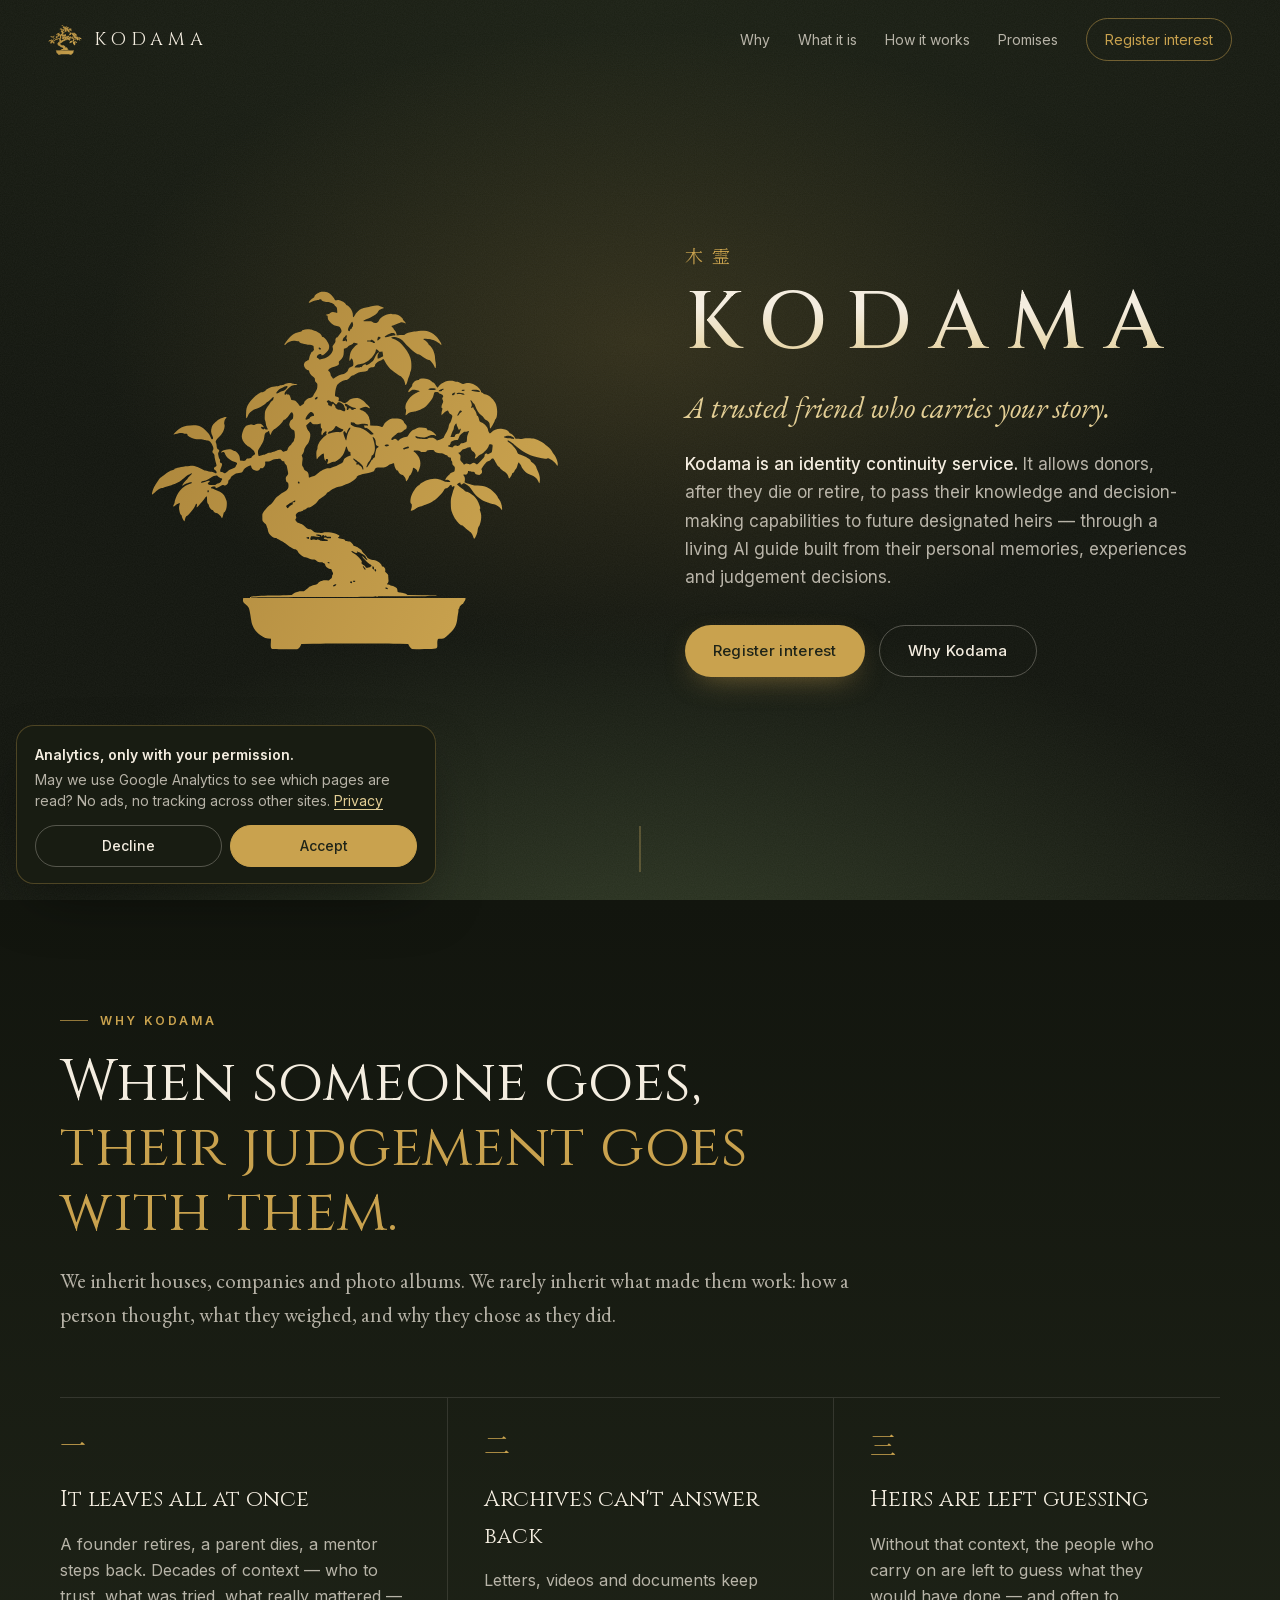
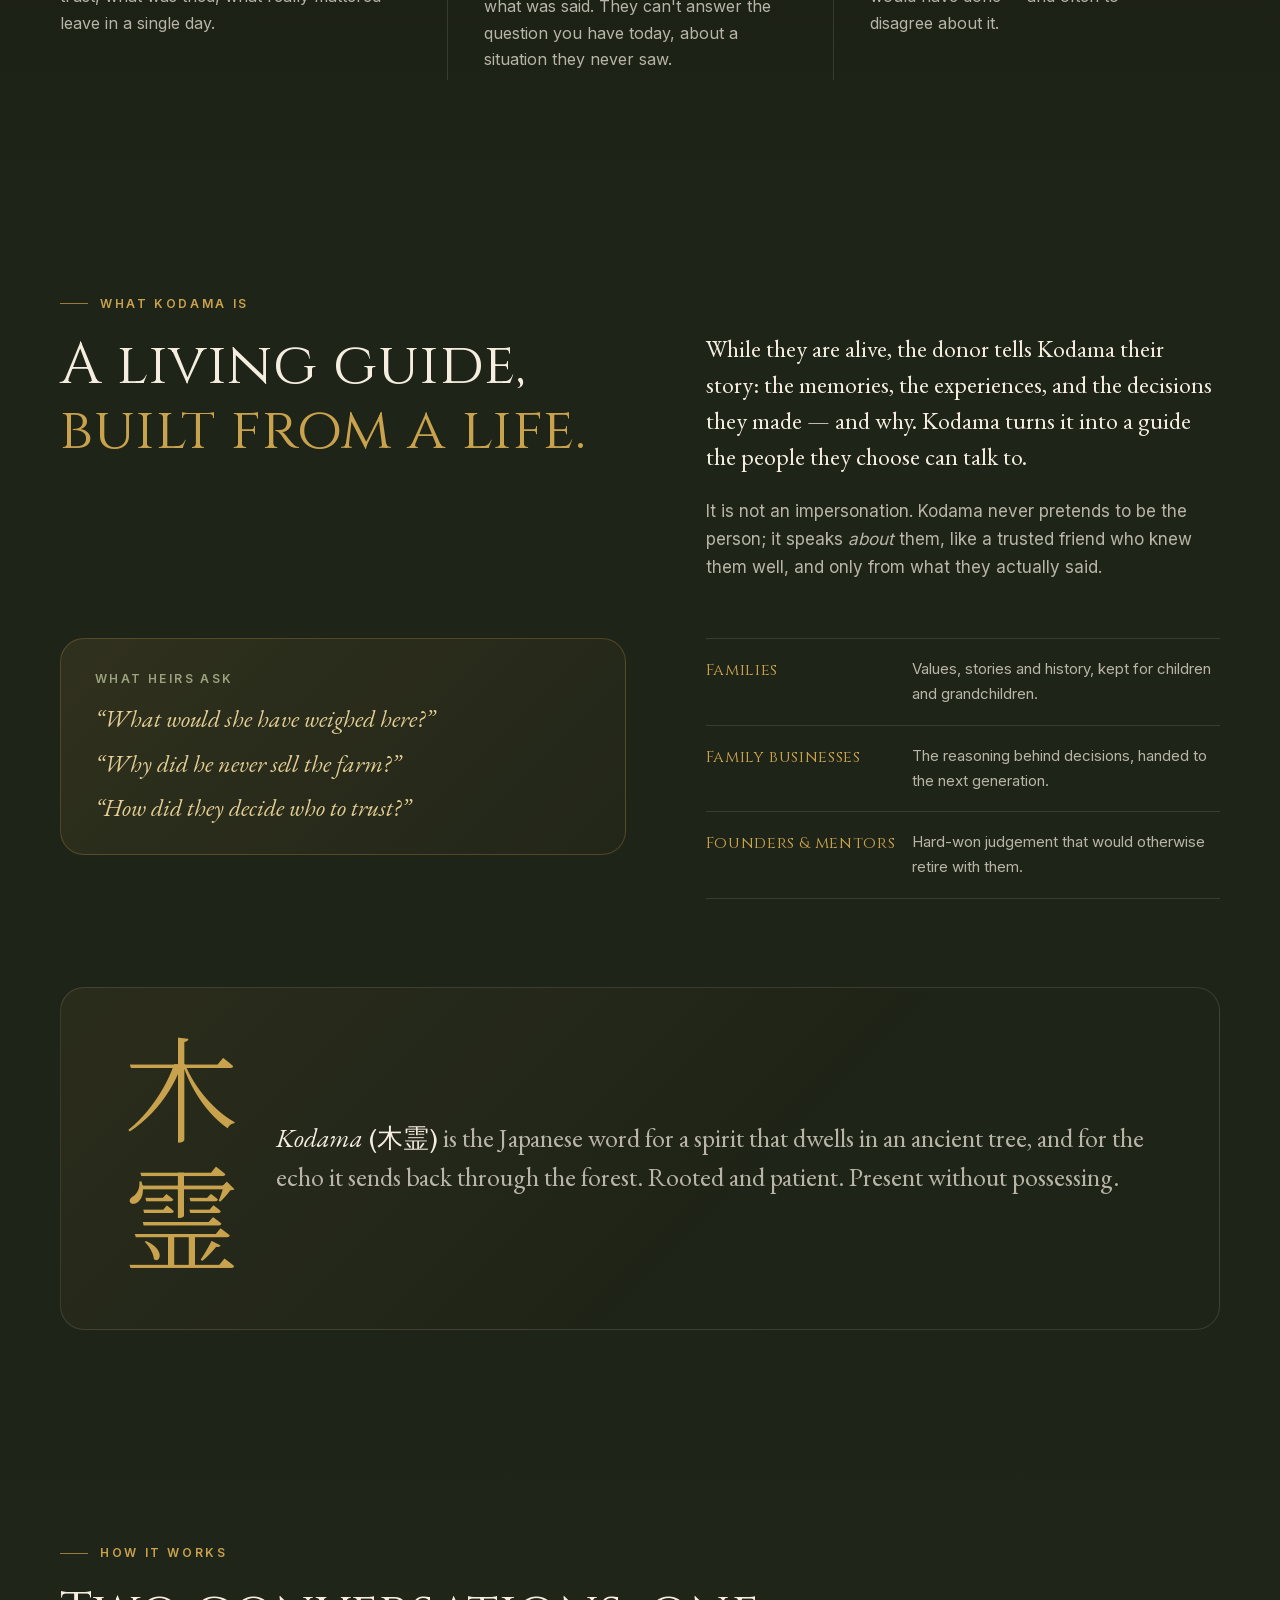
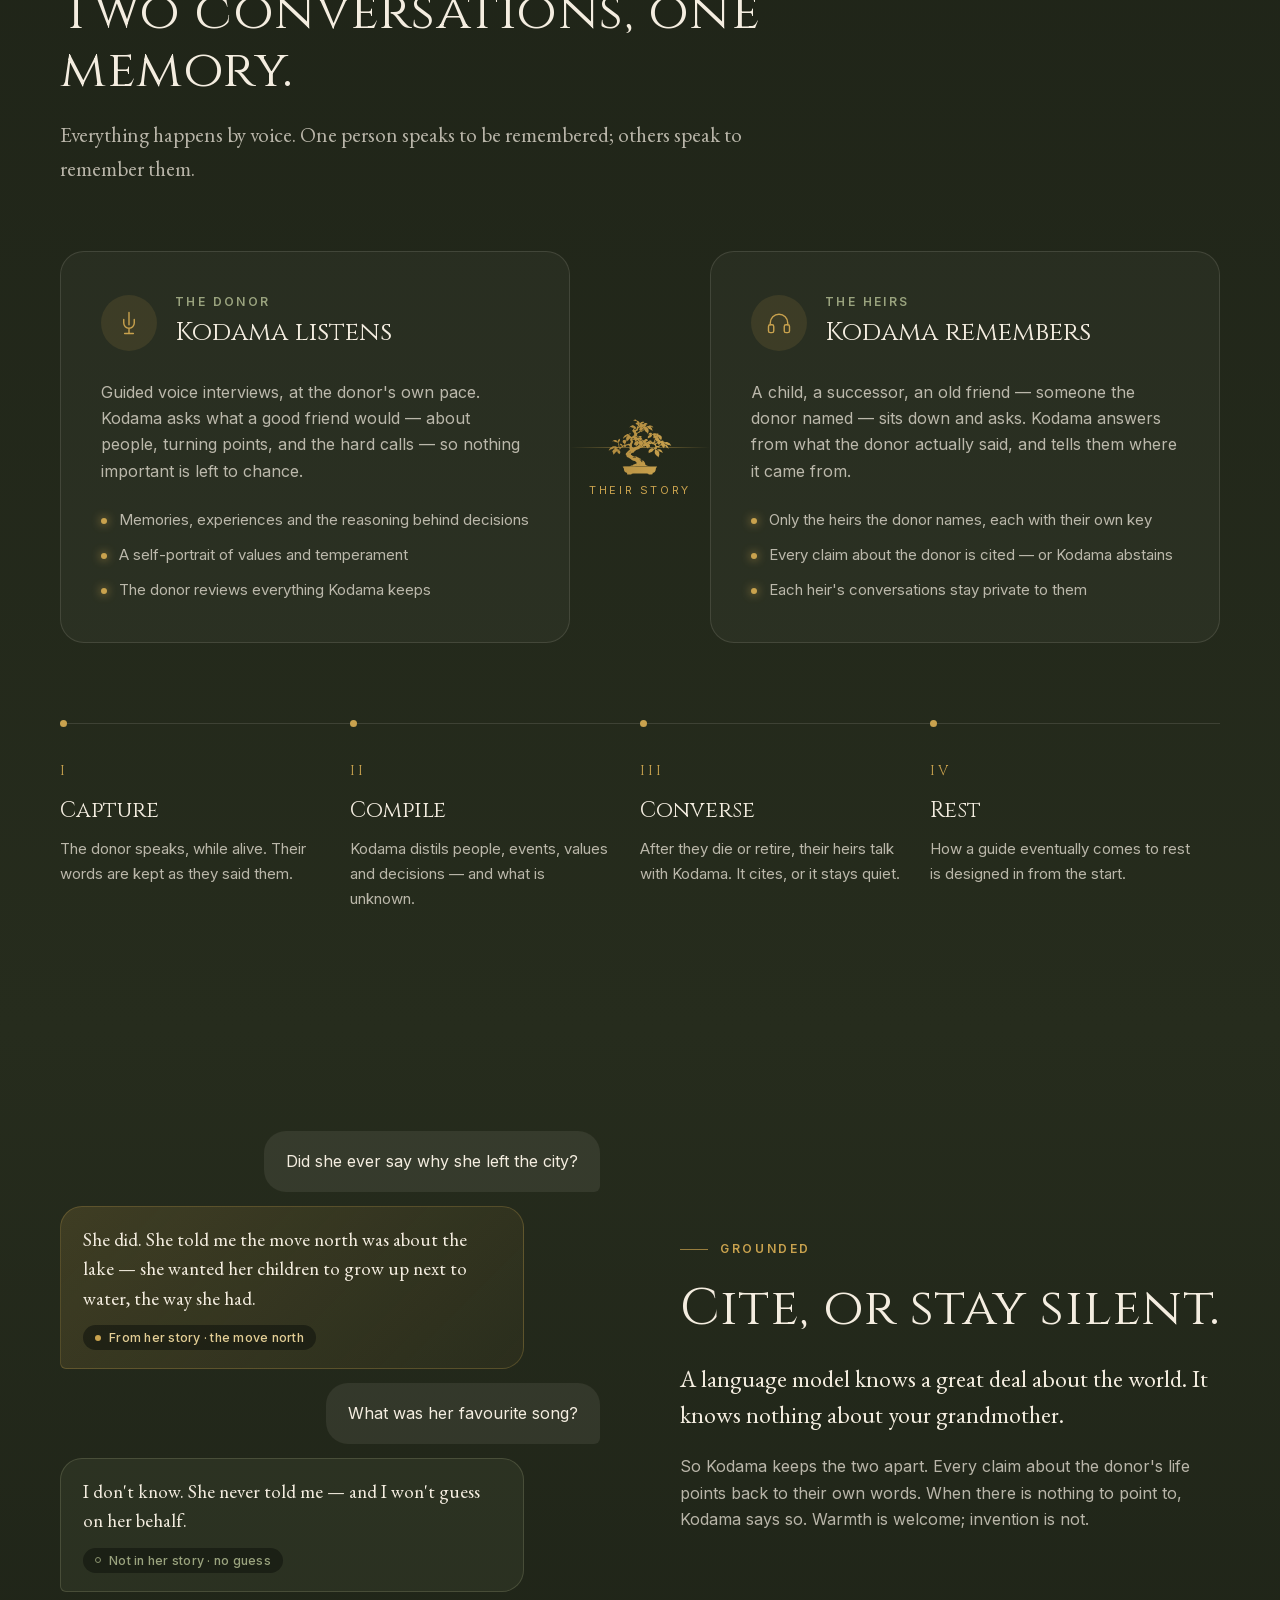
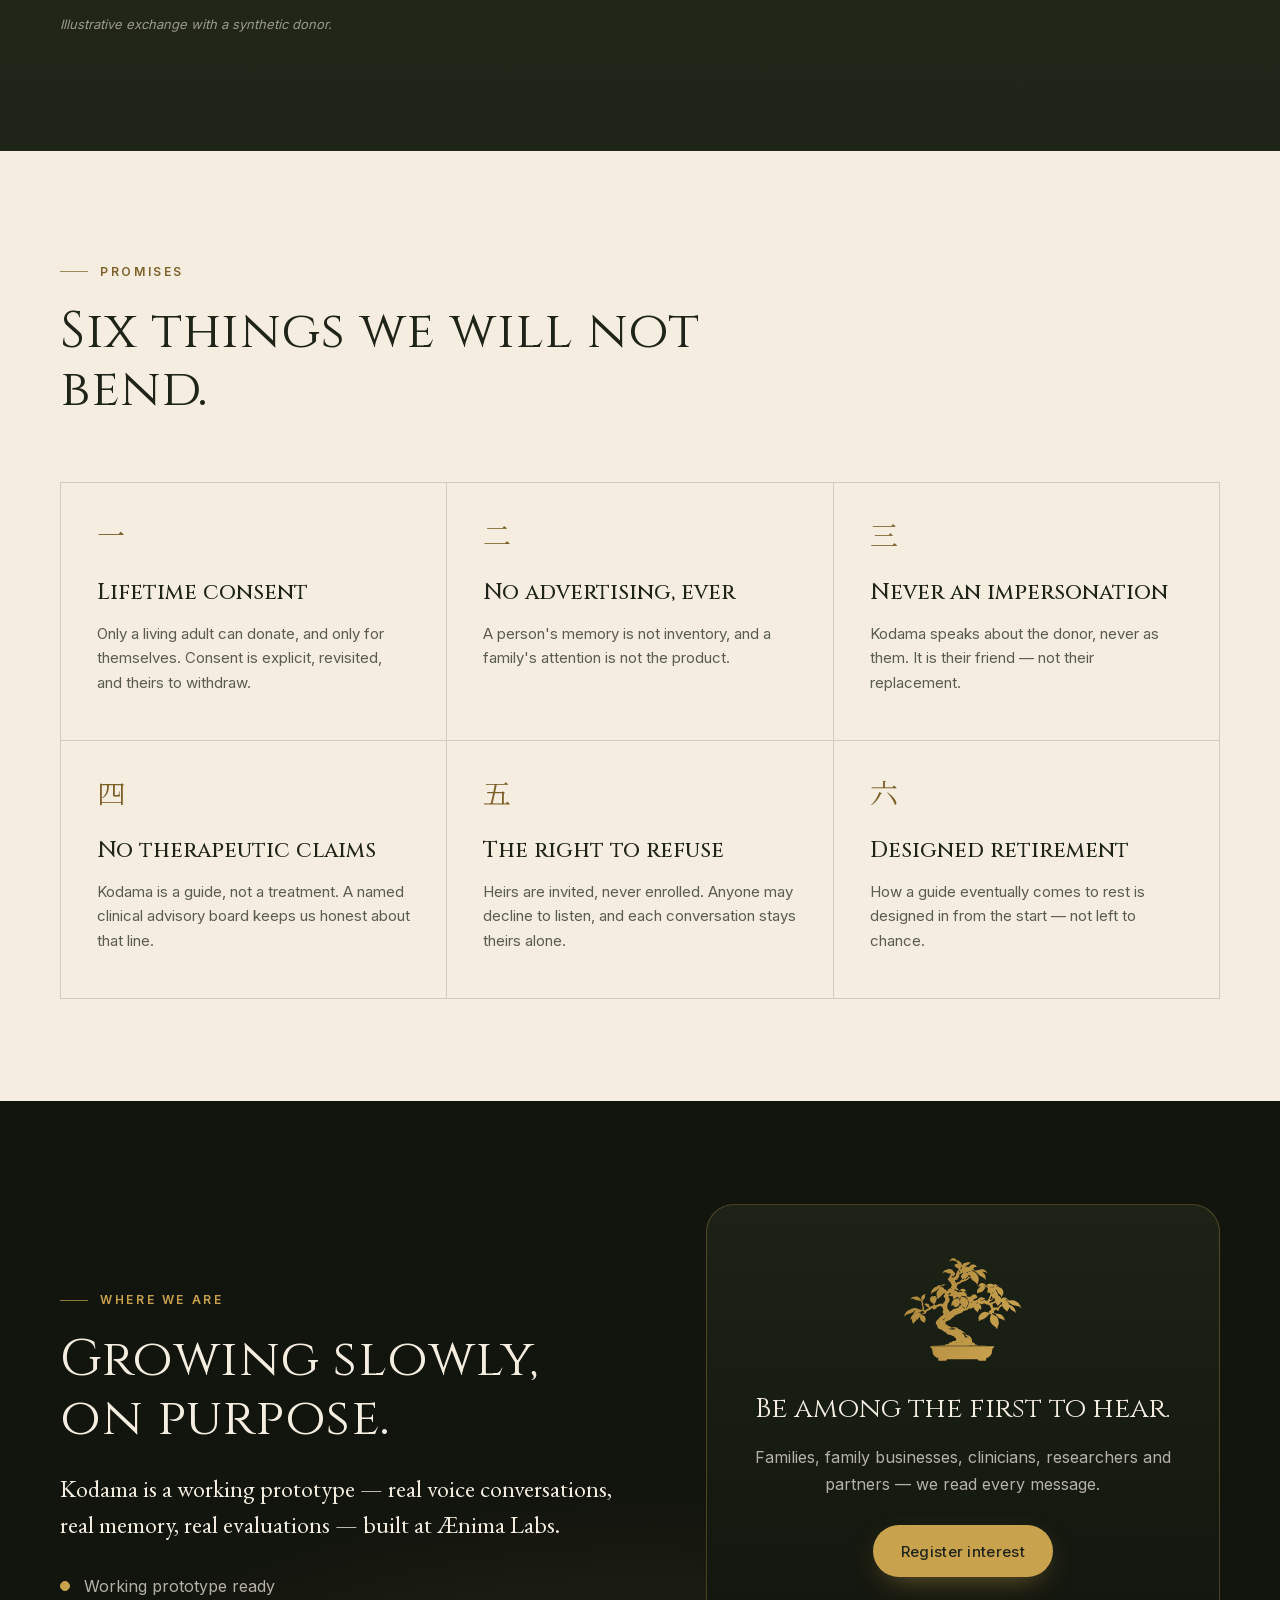
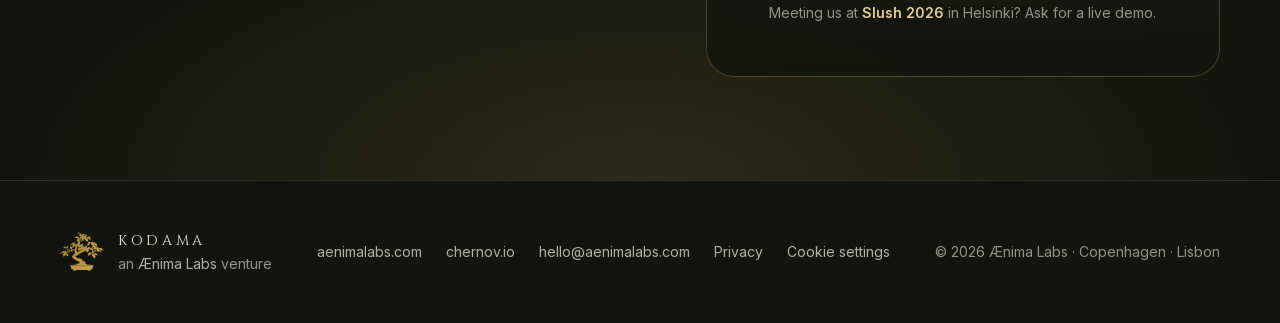
<file: index.html>
<!DOCTYPE html>
<html lang="en" class="no-js">
<head>
	<meta charset="UTF-8">
	<script>document.documentElement.classList.replace('no-js', 'js')</script>
	<meta name="viewport" content="width=device-width, initial-scale=1.0">
	<title>Kodama — An identity continuity service</title>
	<meta name="description" content="Kodama is an identity continuity service. It lets donors, after they die or retire, pass their knowledge and decision-making to the heirs they designate — through a living AI guide built from their own memories, experiences and judgement. An Ænima Labs venture.">
	<meta name="theme-color" content="#161A11">
	<link rel="canonical" href="https://kodama.house/">
	<meta property="og:site_name" content="Kodama">
	<meta property="og:title" content="Kodama — An identity continuity service">
	<meta property="og:description" content="Kodama is an identity continuity service. It lets donors, after they die or retire, pass their knowledge and decision-making to the heirs they designate — through a living AI guide built from their own memories, experiences and judgement.">
	<meta property="og:type" content="website">
	<meta property="og:url" content="https://kodama.house/">
	<meta property="og:image" content="https://kodama.house/assets/og.png?v=20261109">
	<meta property="og:image:width" content="1200">
	<meta property="og:image:height" content="630">
	<meta property="og:image:alt" content="The gold Kodama bonsai, with the words: Kodama. A trusted friend who carries your story. An identity continuity service.">
	<meta name="twitter:card" content="summary_large_image">
	<link rel="icon" type="image/png" sizes="32x32" href="assets/favicon.png">
	<link rel="apple-touch-icon" href="assets/icon-192.png">
	<link rel="preload" href="assets/fonts/cinzel-normal-latin.woff2" as="font" type="font/woff2" crossorigin>
	<link rel="preload" href="assets/fonts/inter-normal-latin.woff2" as="font" type="font/woff2" crossorigin>
	<link rel="stylesheet" href="styles.css?v=20261109">
	<!-- Consent Mode: analytics stays off until the visitor says yes (see consent.js).
     A returning visitor's yes is restored here, so the Google tag fires on Initialization. -->
	<script>
		window.dataLayer = window.dataLayer || [];
		function gtag() { dataLayer.push(arguments); }
		gtag('consent', 'default', { ad_storage: 'denied', ad_user_data: 'denied', ad_personalization: 'denied', analytics_storage: 'denied' });
		try {
			var c = JSON.parse(localStorage.getItem('consent') || 'null');
			if (c && c.analytics === 'granted' && Date.now() - c.at < 365 * 864e5) {
				gtag('consent', 'update', { analytics_storage: 'granted' });
			}
		} catch (e) {}
	</script>
	<!-- Google Tag Manager -->
	<script>(function(w,d,s,l,i){w[l]=w[l]||[];w[l].push({'gtm.start':new Date().getTime(),event:'gtm.js'});var f=d.getElementsByTagName(s)[0],j=d.createElement(s),dl=l!='dataLayer'?'&l='+l:'';j.async=true;j.src='https://www.googletagmanager.com/gtm.js?id='+i+dl;f.parentNode.insertBefore(j,f);})(window,document,'script','dataLayer','GTM-P8JJMC73');</script>
	<!-- End Google Tag Manager -->

	<script type="application/ld+json">
	{"@context":"https://schema.org","@type":"Service","name":"Kodama","url":"https://kodama.house/","logo":"https://kodama.house/assets/icon-192.png","description":"Kodama is an identity continuity service. It lets donors, after they die or retire, pass their knowledge and decision-making to the heirs they designate — through a living AI guide built from their own memories, experiences and judgement.","slogan":"A trusted friend who carries your story.","serviceType":"Identity continuity","provider":{"@type":"Organization","name":"Ænima Labs","alternateName":"Aenima Labs","url":"https://aenimalabs.com/","email":"hello@aenimalabs.com"}}
	</script>
</head>
<body>
<a class="skip" href="#main">Skip to content</a>

<header class="nav" id="top">
	<a class="nav-brand" href="#top" aria-label="Kodama home">
		<span class="tree-mask nav-tree" aria-hidden="true"></span>
		<span class="nav-word">Kodama</span>
	</a>
	<nav class="nav-links" aria-label="Sections">
		<a href="#why">Why</a>
		<a href="#what">What it is</a>
		<a href="#how">How it works</a>
		<a href="#promises">Promises</a>
		<a class="nav-cta" href="mailto:hello@aenimalabs.com?subject=Kodama%20%E2%80%94%20register%20interest" data-register>Register interest</a>
	</nav>
	<button class="nav-toggle" type="button" aria-expanded="false" aria-controls="nav-sheet"><span class="sr">Menu</span><i></i><i></i></button>
</header>

<div class="nav-sheet" id="nav-sheet" hidden>
	<nav aria-label="Menu">
		<a href="#why"><span>一</span>Why</a>
		<a href="#what"><span>二</span>What it is</a>
		<a href="#how"><span>三</span>How it works</a>
		<a href="#promises"><span>四</span>Promises</a>
		<a href="mailto:hello@aenimalabs.com?subject=Kodama%20%E2%80%94%20register%20interest" data-register><span>五</span>Register interest</a>
	</nav>
	<span class="tree-mask sheet-tree" aria-hidden="true"></span>
</div>

<main id="main">

	<!-- ─── Hero ─── -->
	<section class="hero" aria-labelledby="hero-title">
		<div class="hero-sky" aria-hidden="true"></div>
		<div class="hero-stage">
			<div class="tree-mask hero-tree" role="img" aria-label="A gold bonsai in a shallow pot, the Kodama mark"></div>
			<canvas class="stardust" aria-hidden="true"></canvas>
		</div>
		<div class="hero-copy">
			<p class="hero-kanji reveal" lang="ja">木霊</p>
			<h1 id="hero-title" class="hero-title reveal">Kodama</h1>
			<p class="hero-tagline reveal">A trusted friend who carries your story.</p>
			<p class="hero-lede reveal"><strong>Kodama is an identity continuity service.</strong> It allows donors, after they die or retire, to pass their knowledge and decision-making capabilities to future designated heirs — through a living AI guide built from their personal memories, experiences and judgement decisions.</p>
			<div class="hero-actions reveal">
				<a class="btn btn-gold" href="mailto:hello@aenimalabs.com?subject=Kodama%20%E2%80%94%20register%20interest" data-register>Register interest</a>
				<a class="btn btn-ghost" href="#why">Why Kodama</a>
			</div>
		</div>
		<a class="scroll-cue" href="#why" aria-label="Scroll to why Kodama"><span></span></a>
	</section>

	<!-- ─── Why ─── -->
	<section id="why" class="why">
		<div class="wrap">
			<header class="section-head reveal">
				<p class="label">Why Kodama</p>
				<h2>When someone goes,<br><span class="gold">their judgement goes with them.</span></h2>
				<p class="section-lede">We inherit houses, companies and photo albums. We rarely inherit what made them work: how a person thought, what they weighed, and why they chose as they did.</p>
			</header>
			<div class="why-grid">
				<article class="why-card reveal">
					<span class="why-n" aria-hidden="true">一</span>
					<h3>It leaves all at once</h3>
					<p>A founder retires, a parent dies, a mentor steps back. Decades of context — who to trust, what was tried, what really mattered — leave in a single day.</p>
				</article>
				<article class="why-card reveal">
					<span class="why-n" aria-hidden="true">二</span>
					<h3>Archives can't answer back</h3>
					<p>Letters, videos and documents keep what was said. They can't answer the question you have today, about a situation they never saw.</p>
				</article>
				<article class="why-card reveal">
					<span class="why-n" aria-hidden="true">三</span>
					<h3>Heirs are left guessing</h3>
					<p>Without that context, the people who carry on are left to guess what they would have done — and often to disagree about it.</p>
				</article>
			</div>
		</div>
	</section>

	<!-- ─── What ─── -->
	<section id="what" class="idea">
		<div class="wrap idea-grid">
			<div class="idea-statement reveal">
				<p class="label">What Kodama is</p>
				<h2>A living guide,<br><span class="gold">built from a life.</span></h2>
			</div>
			<div class="idea-body reveal">
				<p class="lead">While they are alive, the donor tells Kodama their story: the memories, the experiences, and the decisions they made — and why. Kodama turns it into a guide the people they choose can talk to.</p>
				<p>It is not an impersonation. Kodama never pretends to be the person; it speaks <em>about</em> them, like a trusted friend who knew them well, and only from what they actually said.</p>
			</div>
			<div class="asks reveal">
				<p class="asks-label">What heirs ask</p>
				<ul>
					<li>“What would she have weighed here?”</li>
					<li>“Why did he never sell the farm?”</li>
					<li>“How did they decide who to trust?”</li>
				</ul>
			</div>
			<dl class="for reveal">
				<div><dt>Families</dt><dd>Values, stories and history, kept for children and grandchildren.</dd></div>
				<div><dt>Family businesses</dt><dd>The reasoning behind decisions, handed to the next generation.</dd></div>
				<div><dt>Founders &amp; mentors</dt><dd>Hard-won judgement that would otherwise retire with them.</dd></div>
			</dl>
			<figure class="etymology reveal">
				<span class="etymology-kanji" lang="ja" aria-hidden="true">木霊</span>
				<figcaption>
					<strong><em>Kodama</em> (木霊)</strong> is the Japanese word for a spirit that dwells in an ancient tree, and for the echo it sends back through the forest. Rooted and patient. Present without possessing.
				</figcaption>
			</figure>
		</div>
	</section>

	<!-- ─── How it works ─── -->
	<section id="how" class="how">
		<div class="wrap">
			<header class="section-head reveal">
				<p class="label">How it works</p>
				<h2>Two conversations, one memory.</h2>
				<p class="section-lede">Everything happens by voice. One person speaks to be remembered; others speak to remember them.</p>
			</header>

			<div class="voices">
				<article class="voice-card reveal">
					<div class="voice-head">
						<span class="voice-icon" aria-hidden="true">
							<svg viewBox="0 0 32 32" fill="none"><path d="M16 4v14M10 12v4a6 6 0 0 0 12 0v-4M16 22v6M11 28h10" stroke="currentColor" stroke-width="1.6" stroke-linecap="round"/></svg>
						</span>
						<div>
							<p class="voice-role">The donor</p>
							<h3>Kodama listens</h3>
						</div>
					</div>
					<p>Guided voice interviews, at the donor's own pace. Kodama asks what a good friend would — about people, turning points, and the hard calls — so nothing important is left to chance.</p>
					<ul class="ticks">
						<li>Memories, experiences and the reasoning behind decisions</li>
						<li>A self-portrait of values and temperament</li>
						<li>The donor reviews everything Kodama keeps</li>
					</ul>
				</article>

				<div class="voices-bridge" aria-hidden="true">
					<span class="tree-mask bridge-tree"></span>
					<span class="bridge-line"></span>
					<span class="bridge-label">their story</span>
				</div>

				<article class="voice-card reveal">
					<div class="voice-head">
						<span class="voice-icon" aria-hidden="true">
							<svg viewBox="0 0 32 32" fill="none"><path d="M6 18v-2a10 10 0 0 1 20 0v2" stroke="currentColor" stroke-width="1.6" stroke-linecap="round"/><rect x="4" y="18" width="6" height="9" rx="2" stroke="currentColor" stroke-width="1.6"/><rect x="22" y="18" width="6" height="9" rx="2" stroke="currentColor" stroke-width="1.6"/></svg>
						</span>
						<div>
							<p class="voice-role">The heirs</p>
							<h3>Kodama remembers</h3>
						</div>
					</div>
					<p>A child, a successor, an old friend — someone the donor named — sits down and asks. Kodama answers from what the donor actually said, and tells them where it came from.</p>
					<ul class="ticks">
						<li>Only the heirs the donor names, each with their own key</li>
						<li>Every claim about the donor is cited — or Kodama abstains</li>
						<li>Each heir's conversations stay private to them</li>
					</ul>
				</article>
			</div>

			<ol class="journey">
				<li class="reveal"><span class="journey-n">I</span><h3>Capture</h3><p>The donor speaks, while alive. Their words are kept as they said them.</p></li>
				<li class="reveal"><span class="journey-n">II</span><h3>Compile</h3><p>Kodama distils people, events, values and decisions — and what is unknown.</p></li>
				<li class="reveal"><span class="journey-n">III</span><h3>Converse</h3><p>After they die or retire, their heirs talk with Kodama. It cites, or it stays quiet.</p></li>
				<li class="reveal"><span class="journey-n">IV</span><h3>Rest</h3><p>How a guide eventually comes to rest is designed in from the start.</p></li>
			</ol>
		</div>
	</section>

	<!-- ─── Grounded ─── -->
	<section id="grounded" class="grounded">
		<div class="wrap grounded-grid">
			<div class="chat reveal" aria-label="Illustrative conversation">
				<div class="msg msg-listener"><p>Did she ever say why she left the city?</p></div>
				<div class="msg msg-kodama">
					<p>She did. She told me the move north was about the lake — she wanted her children to grow up next to water, the way she had.</p>
					<span class="cite">From her story · the move north</span>
				</div>
				<div class="msg msg-listener"><p>What was her favourite song?</p></div>
				<div class="msg msg-kodama msg-abstain">
					<p>I don't know. She never told me — and I won't guess on her behalf.</p>
					<span class="cite cite-void">Not in her story · no guess</span>
				</div>
				<p class="chat-note">Illustrative exchange with a synthetic donor.</p>
			</div>
			<div class="grounded-copy reveal">
				<p class="label">Grounded</p>
				<h2>Cite, or stay silent.</h2>
				<p class="lead">A language model knows a great deal about the world. It knows nothing about your grandmother.</p>
				<p>So Kodama keeps the two apart. Every claim about the donor's life points back to their own words. When there is nothing to point to, Kodama says so. Warmth is welcome; invention is not.</p>
			</div>
		</div>
	</section>

	<!-- ─── Promises ─── -->
	<section id="promises" class="promises">
		<div class="wrap">
			<header class="section-head reveal">
				<p class="label">Promises</p>
				<h2>Six things we will not bend.</h2>
			</header>
			<div class="promise-grid">
				<article class="promise reveal"><span class="promise-n">一</span><h3>Lifetime consent</h3><p>Only a living adult can donate, and only for themselves. Consent is explicit, revisited, and theirs to withdraw.</p></article>
				<article class="promise reveal"><span class="promise-n">二</span><h3>No advertising, ever</h3><p>A person's memory is not inventory, and a family's attention is not the product.</p></article>
				<article class="promise reveal"><span class="promise-n">三</span><h3>Never an impersonation</h3><p>Kodama speaks about the donor, never as them. It is their friend — not their replacement.</p></article>
				<article class="promise reveal"><span class="promise-n">四</span><h3>No therapeutic claims</h3><p>Kodama is a guide, not a treatment. A named clinical advisory board keeps us honest about that line.</p></article>
				<article class="promise reveal"><span class="promise-n">五</span><h3>The right to refuse</h3><p>Heirs are invited, never enrolled. Anyone may decline to listen, and each conversation stays theirs alone.</p></article>
				<article class="promise reveal"><span class="promise-n">六</span><h3>Designed retirement</h3><p>How a guide eventually comes to rest is designed in from the start — not left to chance.</p></article>
			</div>
		</div>
	</section>

	<!-- ─── Status ─── -->
	<section id="status" class="status">
		<div class="status-glow" aria-hidden="true"></div>
		<div class="wrap status-grid">
			<div class="status-copy reveal">
				<p class="label">Where we are</p>
				<h2>Growing slowly, on purpose.</h2>
				<p class="lead">Kodama is a working prototype — real voice conversations, real memory, real evaluations — built at Ænima Labs.</p>
				<ul class="status-list">
					<li><span class="status-dot status-live"></span>Working prototype ready</li>
				</ul>
			</div>
			<div class="status-card reveal">
				<span class="tree-mask status-tree" aria-hidden="true"></span>
				<h3>Be among the first to hear.</h3>
				<p>Families, family businesses, clinicians, researchers and partners — we read every message.</p>
				<a class="btn btn-gold" href="mailto:hello@aenimalabs.com?subject=Kodama%20%E2%80%94%20register%20interest" data-register>Register interest</a>
				<p class="status-slush">Meeting us at <strong>Slush 2026</strong> in Helsinki? Ask for a live demo.</p>
			</div>
		</div>
	</section>

</main>

<!-- Register interest: a short form that hands off to the visitor's email app.
     Nothing is stored or sent by this site. -->
<dialog class="ri" id="register" aria-labelledby="ri-title">
	<button class="ri-close" type="button" data-close aria-label="Close"><i></i><i></i></button>
	<form class="ri-form" novalidate>
		<span class="tree-mask ri-tree" aria-hidden="true"></span>
		<h2 id="ri-title">Register interest</h2>
		<p class="ri-sub">Tell us a little, and we'll be in touch as Kodama opens up.</p>
		<label class="ri-field">
			<span>Your name</span>
			<input name="name" type="text" autocomplete="name" required maxlength="120">
			<em class="ri-error" hidden>Please add your name.</em>
		</label>
		<fieldset class="ri-as">
			<legend>I'm interested as</legend>
			<label><input type="radio" name="as" value="A future donor" checked><span>A future donor</span></label>
			<label><input type="radio" name="as" value="An heir or family member"><span>An heir or family</span></label>
			<label><input type="radio" name="as" value="A family business"><span>A family business</span></label>
			<label><input type="radio" name="as" value="A clinician or researcher"><span>Clinician or researcher</span></label>
			<label><input type="radio" name="as" value="A partner or investor"><span>Partner or investor</span></label>
		</fieldset>
		<label class="ri-field">
			<span>Anything you'd like us to know <small>optional</small></span>
			<textarea name="note" rows="3" maxlength="1500"></textarea>
		</label>
		<button class="btn btn-gold ri-submit" type="submit">Continue in your email app</button>
		<p class="ri-fine">This opens your email app with the message ready to send to <a href="mailto:hello@aenimalabs.com">hello@aenimalabs.com</a>. Nothing is stored on this site.</p>
	</form>
	<div class="ri-done" hidden>
		<span class="tree-mask ri-tree" aria-hidden="true"></span>
		<h2 tabindex="-1">Almost there.</h2>
		<p>Your email app should now be open with the message ready. Press send, and it reaches us.</p>
		<p class="ri-fine">Nothing opened? Copy the message and send it to <a href="mailto:hello@aenimalabs.com">hello@aenimalabs.com</a>.</p>
		<div class="ri-actions">
			<button class="btn btn-ghost" type="button" data-copy>Copy message</button>
			<button class="btn btn-gold" type="button" data-close>Done</button>
		</div>
	</div>
</dialog>

<footer class="footer">
	<div class="wrap footer-grid">
		<div class="footer-brand">
			<span class="tree-mask footer-tree" aria-hidden="true"></span>
			<div>
				<p class="footer-word">Kodama</p>
				<p class="footer-sub">an <a href="https://aenimalabs.com">Ænima Labs</a> venture</p>
			</div>
		</div>
		<nav class="footer-links" aria-label="Related">
			<a href="https://aenimalabs.com">aenimalabs.com</a>
			<a href="https://chernov.io">chernov.io</a>
			<a href="mailto:hello@aenimalabs.com">hello@aenimalabs.com</a>
			<a href="/privacy.html">Privacy</a>
			<a href="#" data-cookie-settings>Cookie settings</a>
		</nav>
		<p class="footer-meta">&copy; <span id="year">2026</span> Ænima Labs · Copenhagen · Lisbon</p>
	</div>
</footer>

<script src="main.js?v=20261109" defer></script>
<script src="consent.js?v=20261105" defer></script>
</body>
</html>
</file>
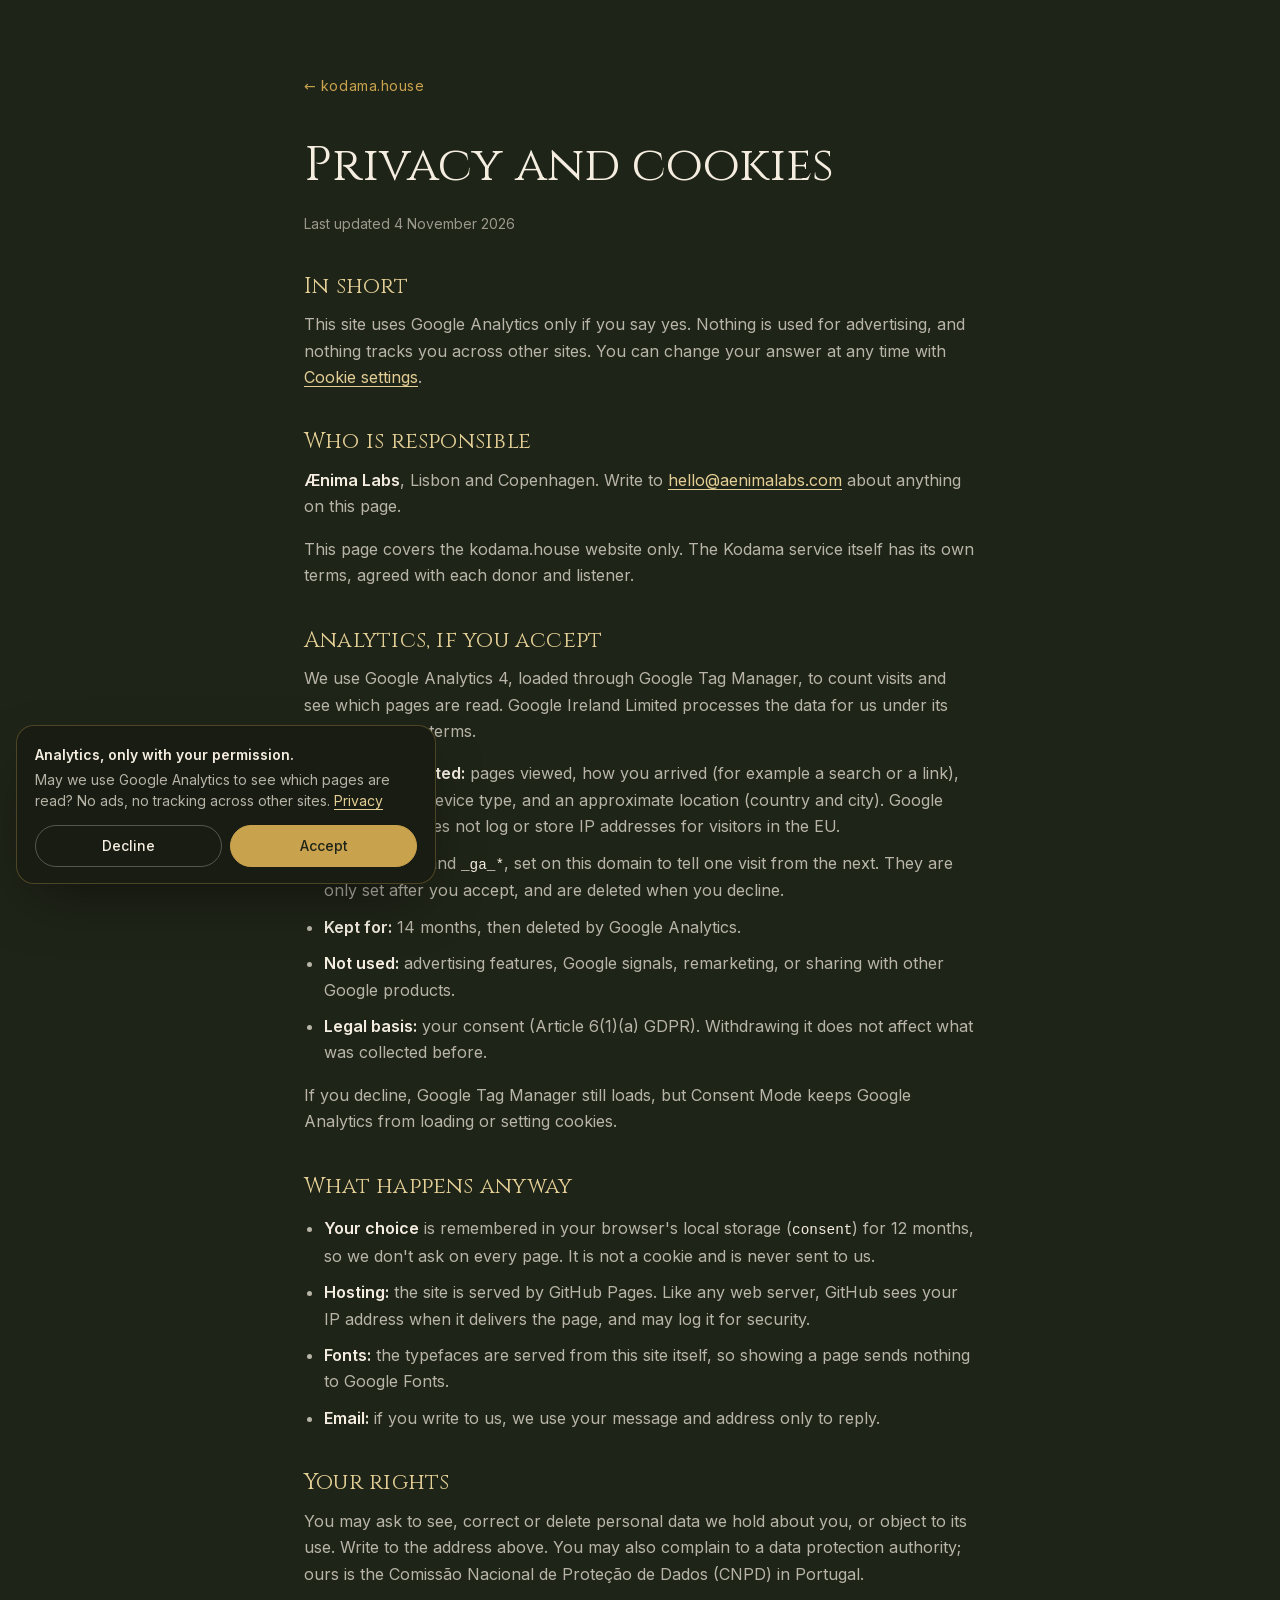
<file: privacy.html>
<!DOCTYPE html>
<html lang="en">
<head>
	<meta charset="UTF-8">
	<meta name="viewport" content="width=device-width, initial-scale=1.0">
	<title>Privacy and cookies — Kodama</title>
	<meta name="description" content="What kodama.house collects, why, and how to change your mind.">
	<meta name="theme-color" content="#161A11">
	<link rel="canonical" href="https://kodama.house/privacy.html">
	<link rel="icon" type="image/png" sizes="32x32" href="/assets/favicon.png">
	<link rel="stylesheet" href="/styles.css?v=20261105">
	<style>
		body { background: var(--forest-deep); }
		.legal { max-width: 720px; margin: 0 auto; padding: 72px 24px 96px; color: var(--parchment-dim); font-size: 16px; }
		.legal-back { color: var(--gold); text-decoration: none; font-size: 14px; letter-spacing: .04em; }
		.legal h1 { margin: 28px 0 6px; font-family: var(--display); font-size: clamp(32px, 5vw, 48px); color: var(--parchment); }
		.legal h2 { margin: 40px 0 12px; font-family: var(--display); font-size: 22px; color: var(--gold-pale); }
		.legal-date { color: var(--parchment-faint); font-size: 14px; }
		.legal strong { color: var(--parchment); font-weight: 600; }
		.legal a:not(.legal-back) { color: var(--gold-pale); text-underline-offset: 3px; }
		.legal ul { padding-left: 20px; display: grid; gap: 10px; }
		.legal code { font-size: .9em; color: var(--parchment); }
	</style>
</head>
<body class="">
	<main class="legal">
		<a class="legal-back" href="/">← kodama.house</a>
		<h1>Privacy and cookies</h1>
		<p class="legal-date">Last updated 4 November 2026</p>

		<h2>In short</h2>
		<p>This site uses Google Analytics only if you say yes. Nothing is used for advertising, and nothing tracks you across other sites. You can change your answer at any time with <a href="#" data-cookie-settings>Cookie settings</a>.</p>

		<h2>Who is responsible</h2>
		<p><strong>Ænima Labs</strong>, Lisbon and Copenhagen. Write to <a href="mailto:hello@aenimalabs.com">hello@aenimalabs.com</a> about anything on this page.</p>
		<p>This page covers the kodama.house website only. The Kodama service itself has its own terms, agreed with each donor and listener.</p>

		<h2>Analytics, if you accept</h2>
		<p>We use Google Analytics 4, loaded through Google Tag Manager, to count visits and see which pages are read. Google Ireland Limited processes the data for us under its data processing terms.</p>
		<ul>
			<li><strong>What is collected:</strong> pages viewed, how you arrived (for example a search or a link), browser and device type, and an approximate location (country and city). Google Analytics 4 does not log or store IP addresses for visitors in the EU.</li>
			<li><strong>Cookies:</strong> <code>_ga</code> and <code>_ga_*</code>, set on this domain to tell one visit from the next. They are only set after you accept, and are deleted when you decline.</li>
			<li><strong>Kept for:</strong> 14 months, then deleted by Google Analytics.</li>
			<li><strong>Not used:</strong> advertising features, Google signals, remarketing, or sharing with other Google products.</li>
			<li><strong>Legal basis:</strong> your consent (Article 6(1)(a) GDPR). Withdrawing it does not affect what was collected before.</li>
		</ul>
		<p>If you decline, Google Tag Manager still loads, but Consent Mode keeps Google Analytics from loading or setting cookies.</p>

		<h2>What happens anyway</h2>
		<ul>
			<li><strong>Your choice</strong> is remembered in your browser's local storage (<code>consent</code>) for 12 months, so we don't ask on every page. It is not a cookie and is never sent to us.</li>
			<li><strong>Hosting:</strong> the site is served by GitHub Pages. Like any web server, GitHub sees your IP address when it delivers the page, and may log it for security.</li>
			<li><strong>Fonts:</strong> the typefaces are served from this site itself, so showing a page sends nothing to Google Fonts.</li>
			<li><strong>Email:</strong> if you write to us, we use your message and address only to reply.</li>
		</ul>

		<h2>Your rights</h2>
		<p>You may ask to see, correct or delete personal data we hold about you, or object to its use. Write to the address above. You may also complain to a data protection authority; ours is the Comissão Nacional de Proteção de Dados (CNPD) in Portugal.</p>
	</main>
	<script>window.dataLayer = window.dataLayer || []; function gtag() { dataLayer.push(arguments); }</script>
	<script src="/consent.js?v=20261105" defer></script>
</body>
</html>
</file>
<file: styles.css>
/* Kodama — kodama.house
   Palette: Kodama Design System v2 (wood / stone / leaf). Mark: traced moyogi bonsai. */

/* ─── Fonts: self-hosted (SIL Open Font License), so no request reaches Google before consent ─── */
/* Cinzel normal 400 500 — latin-ext */
@font-face {
	font-family: 'Cinzel';
	font-style: normal;
	font-weight: 400 500;
	font-display: swap;
	src: url("assets/fonts/cinzel-normal-latin-ext.woff2") format('woff2');
	unicode-range: U+0100-02BA, U+02BD-02C5, U+02C7-02CC, U+02CE-02D7, U+02DD-02FF, U+0304, U+0308, U+0329, U+1D00-1DBF, U+1E00-1E9F, U+1EF2-1EFF, U+2020, U+20A0-20AB, U+20AD-20C4, U+2113, U+2C60-2C7F, U+A720-A7FF;
}
/* Cinzel normal 400 500 — latin */
@font-face {
	font-family: 'Cinzel';
	font-style: normal;
	font-weight: 400 500;
	font-display: swap;
	src: url("assets/fonts/cinzel-normal-latin.woff2") format('woff2');
	unicode-range: U+0000-00FF, U+0131, U+0152-0153, U+02BB-02BC, U+02C6, U+02DA, U+02DC, U+0304, U+0308, U+0329, U+2000-206F, U+20AC, U+2122, U+2191, U+2193, U+2212, U+2215, U+FEFF, U+FFFD;
}
/* EB Garamond italic 400 — latin-ext */
@font-face {
	font-family: 'EB Garamond';
	font-style: italic;
	font-weight: 400;
	font-display: swap;
	src: url("assets/fonts/eb-garamond-italic-latin-ext.woff2") format('woff2');
	unicode-range: U+0100-02BA, U+02BD-02C5, U+02C7-02CC, U+02CE-02D7, U+02DD-02FF, U+0304, U+0308, U+0329, U+1D00-1DBF, U+1E00-1E9F, U+1EF2-1EFF, U+2020, U+20A0-20AB, U+20AD-20C4, U+2113, U+2C60-2C7F, U+A720-A7FF;
}
/* EB Garamond italic 400 — latin */
@font-face {
	font-family: 'EB Garamond';
	font-style: italic;
	font-weight: 400;
	font-display: swap;
	src: url("assets/fonts/eb-garamond-italic-latin.woff2") format('woff2');
	unicode-range: U+0000-00FF, U+0131, U+0152-0153, U+02BB-02BC, U+02C6, U+02DA, U+02DC, U+0304, U+0308, U+0329, U+2000-206F, U+20AC, U+2122, U+2191, U+2193, U+2212, U+2215, U+FEFF, U+FFFD;
}
/* EB Garamond normal 400 500 — latin-ext */
@font-face {
	font-family: 'EB Garamond';
	font-style: normal;
	font-weight: 400 500;
	font-display: swap;
	src: url("assets/fonts/eb-garamond-normal-latin-ext.woff2") format('woff2');
	unicode-range: U+0100-02BA, U+02BD-02C5, U+02C7-02CC, U+02CE-02D7, U+02DD-02FF, U+0304, U+0308, U+0329, U+1D00-1DBF, U+1E00-1E9F, U+1EF2-1EFF, U+2020, U+20A0-20AB, U+20AD-20C4, U+2113, U+2C60-2C7F, U+A720-A7FF;
}
/* EB Garamond normal 400 500 — latin */
@font-face {
	font-family: 'EB Garamond';
	font-style: normal;
	font-weight: 400 500;
	font-display: swap;
	src: url("assets/fonts/eb-garamond-normal-latin.woff2") format('woff2');
	unicode-range: U+0000-00FF, U+0131, U+0152-0153, U+02BB-02BC, U+02C6, U+02DA, U+02DC, U+0304, U+0308, U+0329, U+2000-206F, U+20AC, U+2122, U+2191, U+2193, U+2212, U+2215, U+FEFF, U+FFFD;
}
/* Inter normal 400 600 — latin-ext */
@font-face {
	font-family: 'Inter';
	font-style: normal;
	font-weight: 400 600;
	font-display: swap;
	src: url("assets/fonts/inter-normal-latin-ext.woff2") format('woff2');
	unicode-range: U+0100-02BA, U+02BD-02C5, U+02C7-02CC, U+02CE-02D7, U+02DD-02FF, U+0304, U+0308, U+0329, U+1D00-1DBF, U+1E00-1E9F, U+1EF2-1EFF, U+2020, U+20A0-20AB, U+20AD-20C4, U+2113, U+2C60-2C7F, U+A720-A7FF;
}
/* Inter normal 400 600 — latin */
@font-face {
	font-family: 'Inter';
	font-style: normal;
	font-weight: 400 600;
	font-display: swap;
	src: url("assets/fonts/inter-normal-latin.woff2") format('woff2');
	unicode-range: U+0000-00FF, U+0131, U+0152-0153, U+02BB-02BC, U+02C6, U+02DA, U+02DC, U+0304, U+0308, U+0329, U+2000-206F, U+20AC, U+2122, U+2191, U+2193, U+2212, U+2215, U+FEFF, U+FFFD;
}
/* Noto Serif JP normal 300 400 — subset */
@font-face {
	font-family: 'Noto Serif JP';
	font-style: normal;
	font-weight: 300 400;
	font-display: swap;
	src: url("assets/fonts/noto-serif-jp-normal-subset.woff2") format('woff2');
	unicode-range: U+4e00, U+4e09, U+4e8c, U+4e94, U+516d, U+56db, U+6728, U+970a;
}

:root {
	--night: #12150E;
	--forest-deep: #1F2418;
	--forest: #262C1D;
	--moss: #3D4A2F;
	--leaf: #8A936F;
	--leaf-text: #9AA37E; /* leaf lifted to 4.5:1 for small text on forest */
	--parchment: #F4EDE0;
	--parchment-dim: rgba(244, 237, 224, 0.72);
	--parchment-faint: rgba(244, 237, 224, 0.58);
	--line: rgba(244, 237, 224, 0.12);
	--ochre: #8A6F3F;
	--gold: #C9A24E;
	--gold-pale: #E3CE95;
	--gold-deep: #A9833A;
	--gold-ink: #7D6029; /* gold that reads on parchment at 5:1 */
	--terra: #6B1F1F;

	--display: "Cinzel", "Trajan Pro", Georgia, serif;
	--serif: "EB Garamond", Georgia, serif;
	--sans: "Inter", system-ui, -apple-system, sans-serif;
	--jp: "Noto Serif JP", serif;

	--wrap: 1160px;
	--ease: cubic-bezier(.2, .7, .2, 1);
}

*, *::before, *::after { box-sizing: border-box; }
html { scroll-behavior: smooth; scroll-padding-top: 72px; -webkit-text-size-adjust: 100%; }
body {
	margin: 0;
	background: var(--forest-deep);
	color: var(--parchment);
	font-family: var(--sans);
	font-size: 16px;
	line-height: 1.65;
	-webkit-font-smoothing: antialiased;
	overflow-x: hidden;
}
img, svg { display: block; max-width: 100%; }
a { color: inherit; }
h1, h2, h3, h4 { margin: 0; font-weight: 400; }
p { margin: 0 0 1em; }
::selection { background: var(--gold); color: var(--forest-deep); }

.wrap { width: min(var(--wrap), calc(100% - 48px)); margin: 0 auto; }
.sr { position: absolute; width: 1px; height: 1px; overflow: hidden; clip: rect(0 0 0 0); white-space: nowrap; }
.skip { position: fixed; left: 16px; top: -60px; z-index: 100; padding: 10px 18px; border-radius: 999px; background: var(--gold); color: var(--forest-deep); font-weight: 600; text-decoration: none; transition: top .2s; }
.skip:focus { top: 16px; }

.label {
	font-family: var(--sans);
	font-size: 12px;
	font-weight: 600;
	letter-spacing: .22em;
	text-transform: uppercase;
	color: var(--gold);
	margin-bottom: 20px;
	display: inline-flex;
	align-items: center;
	gap: 12px;
}
.label::before { content: ""; width: 28px; height: 1px; background: currentColor; opacity: .7; }

h2 {
	font-family: var(--display);
	font-size: clamp(30px, 4.2vw, 52px);
	line-height: 1.12;
	letter-spacing: .01em;
}
.gold { color: var(--gold); }
.lead {
	font-family: var(--serif);
	font-size: clamp(20px, 2vw, 24px);
	line-height: 1.5;
	color: var(--parchment);
}
.section-head { max-width: 720px; margin-bottom: 64px; }
.section-lede { font-family: var(--serif); font-size: 21px; color: var(--parchment-dim); margin-top: 18px; }

/* ─── The mark: an SVG mask so the tree can wear gold leaf ─── */
.tree-mask {
	display: inline-block;
	aspect-ratio: 904 / 796;
	background: linear-gradient(115deg, var(--gold-deep) 0%, var(--gold) 35%, var(--gold-pale) 50%, var(--gold) 65%, var(--gold-deep) 100%);
	background-size: 300% 100%;
	-webkit-mask: url("assets/tree.svg") center / contain no-repeat;
	        mask: url("assets/tree.svg") center / contain no-repeat;
}

/* ─── Buttons ─── */
.btn {
	display: inline-flex;
	align-items: center;
	justify-content: center;
	gap: 10px;
	height: 52px;
	padding: 0 28px;
	border-radius: 999px;
	font: 500 15px/1 var(--sans);
	letter-spacing: .02em;
	text-decoration: none;
	transition: transform .25s var(--ease), background .25s, color .25s, border-color .25s, box-shadow .25s;
}
:where(button).btn { background: none; border: 0; cursor: pointer; }
.btn:hover { transform: translateY(-2px); }
.btn-gold { background: var(--gold); color: var(--forest-deep); box-shadow: 0 10px 30px -12px rgba(201, 162, 78, .6); }
.btn-gold:hover { background: var(--gold-pale); }
.btn-ghost { border: 1px solid rgba(244, 237, 224, .28); color: var(--parchment); }
.btn-ghost:hover { border-color: var(--gold); color: var(--gold-pale); }
:focus-visible { outline: 2px solid var(--gold-pale); outline-offset: 3px; border-radius: 6px; }

/* ─── Nav ─── */
.nav {
	position: fixed;
	inset: 0 0 auto;
	z-index: 50;
	display: flex;
	align-items: center;
	justify-content: space-between;
	gap: 24px;
	padding: 18px clamp(20px, 4vw, 48px);
	transition: background .35s, backdrop-filter .35s, padding .35s, border-color .35s;
	border-bottom: 1px solid transparent;
}
.nav.is-scrolled {
	background: rgba(18, 21, 14, .78);
	-webkit-backdrop-filter: blur(14px) saturate(1.2);
	        backdrop-filter: blur(14px) saturate(1.2);
	border-bottom-color: var(--line);
	padding-top: 12px; padding-bottom: 12px;
}
.nav-brand { display: flex; align-items: center; gap: 12px; text-decoration: none; }
.nav-tree { width: 34px; }
.nav-word { font-family: var(--display); font-size: 18px; letter-spacing: .28em; text-transform: uppercase; }
.nav-links { display: flex; align-items: center; gap: 28px; font-size: 14px; }
.nav-links a { text-decoration: none; color: var(--parchment-dim); transition: color .2s; }
.nav-links a:hover, .nav-links a[aria-current="true"] { color: var(--parchment); }
.nav-links a:not(.nav-cta) { position: relative; }
.nav-links a:not(.nav-cta)::after { content: ""; position: absolute; left: 50%; bottom: -8px; width: 4px; height: 4px; margin-left: -2px; border-radius: 50%; background: var(--gold); opacity: 0; transform: scale(0); transition: opacity .3s, transform .3s var(--ease); }
.nav-links a[aria-current="true"]::after { opacity: 1; transform: none; }
.nav-links .nav-cta { color: var(--gold); border: 1px solid rgba(201, 162, 78, .5); padding: 9px 18px; border-radius: 999px; white-space: nowrap; }
.nav-links .nav-cta:hover { background: var(--gold); color: var(--forest-deep); }

/* Mobile menu */
.nav-toggle { display: none; position: relative; width: 44px; height: 44px; margin-right: -8px; border: 0; background: none; color: var(--parchment); cursor: pointer; }
.nav-toggle i { position: absolute; left: 12px; right: 12px; height: 1.5px; background: currentColor; transition: transform .35s var(--ease), top .35s var(--ease); }
.nav-toggle i:first-of-type { top: 18px; }
.nav-toggle i:last-of-type { top: 25px; }
.menu-open .nav-toggle i:first-of-type { top: 21.5px; transform: rotate(45deg); }
.menu-open .nav-toggle i:last-of-type { top: 21.5px; transform: rotate(-45deg); }
.nav-sheet { position: fixed; inset: 0; z-index: 40; display: flex; flex-direction: column; justify-content: center; padding: 96px 28px 48px; background: var(--night); opacity: 0; visibility: hidden; transition: opacity .35s, visibility .35s; overflow: hidden; }
.nav-sheet[hidden] { display: none; }
.menu-open .nav-sheet { opacity: 1; visibility: visible; }
.nav-sheet nav { display: grid; gap: 4px; position: relative; z-index: 1; }
.nav-sheet a { display: flex; align-items: baseline; gap: 18px; padding: 12px 0; border-bottom: 1px solid var(--line); font-family: var(--display); font-size: 26px; letter-spacing: .04em; text-decoration: none; transform: translateY(12px); opacity: 0; transition: transform .5s var(--ease), opacity .5s; }
.nav-sheet a span { font-family: var(--jp); font-size: 15px; color: var(--gold); width: 20px; }
.menu-open .nav-sheet a { transform: none; opacity: 1; }
.menu-open .nav-sheet a:nth-child(2) { transition-delay: .04s; } .menu-open .nav-sheet a:nth-child(3) { transition-delay: .08s; }
.menu-open .nav-sheet a:nth-child(4) { transition-delay: .12s; } .menu-open .nav-sheet a:nth-child(5) { transition-delay: .16s; }
.menu-open .nav-sheet a:nth-child(5) { color: var(--gold-pale); }
.sheet-tree { position: absolute; right: -18%; bottom: -6%; width: 90%; opacity: .1; }
.menu-open body { overflow: hidden; }

/* ─── Hero ─── */
.hero {
	position: relative;
	min-height: 100vh;
	min-height: clamp(640px, 100svh, 1080px);
	display: grid;
	grid-template-rows: 1fr auto;
	align-items: end;
	justify-items: center;
	padding: 110px 24px 96px;
	overflow: hidden;
	isolation: isolate;
	background: var(--night);
}
.hero-sky {
	position: absolute;
	inset: 0;
	z-index: -2;
	background:
		radial-gradient(60% 50% at 50% 38%, rgba(201, 162, 78, .16), transparent 70%),
		radial-gradient(80% 60% at 50% 110%, rgba(61, 74, 47, .7), transparent 70%),
		radial-gradient(120% 80% at 50% 0%, #1B2014, var(--night) 70%);
}
.hero-sky::after {
	/* washi grain */
	content: "";
	position: absolute;
	inset: 0;
	opacity: .08;
	background-image: url("data:image/svg+xml;utf8,<svg xmlns='http://www.w3.org/2000/svg' width='160' height='160'><filter id='n'><feTurbulence type='fractalNoise' baseFrequency='.9' numOctaves='3' stitchTiles='stitch'/><feColorMatrix values='0 0 0 0 1  0 0 0 0 1  0 0 0 0 1  0 0 0 .6 0'/></filter><rect width='100%' height='100%' filter='url(%23n)'/></svg>");
}
.hero-stage {
	position: relative;
	width: min(560px, 82vw);
	aspect-ratio: 1;
	display: grid;
	place-items: center;
	align-self: center;
}
.hero-tree {
	position: relative;
	z-index: 1;
	width: 78%;
	margin-top: 4%;
	animation: shimmer 9s ease-in-out infinite, rise 1.6s var(--ease) both;
	filter: drop-shadow(0 20px 40px rgba(201, 162, 78, .18));
}
@keyframes shimmer { 0%, 100% { background-position: 0% 50%; } 50% { background-position: 100% 50%; } }
@keyframes rise { from { opacity: 0; transform: translateY(18px) scale(.97); } to { opacity: 1; transform: none; } }
.stardust {
	position: absolute;
	inset: -12%;
	width: 124%;
	height: 124%;
	z-index: 2;
	pointer-events: none;
}
.hero-copy { text-align: center; max-width: 720px; position: relative; z-index: 3; }
.hero-kanji { font-family: var(--jp); font-weight: 300; font-size: 18px; letter-spacing: .5em; color: var(--gold); margin-bottom: 10px; padding-left: .5em; }
.hero-title {
	font-family: var(--display);
	font-weight: 500;
	font-size: clamp(52px, 9vw, 112px);
	letter-spacing: .24em;
	padding-left: .24em;
	line-height: 1;
	text-transform: uppercase;
	background: linear-gradient(180deg, var(--parchment) 30%, var(--gold-pale));
	-webkit-background-clip: text;
	        background-clip: text;
	color: transparent;
}
.hero-tagline { font-family: var(--serif); font-style: italic; font-size: clamp(22px, 2.6vw, 30px); color: var(--gold-pale); margin: 18px 0 18px; }
.hero-lede { color: var(--parchment-dim); font-size: 17px; line-height: 1.65; max-width: 600px; margin: 0 auto 34px; text-wrap: pretty; }
.hero-lede strong { color: var(--parchment); font-weight: 500; }
.hero-actions { display: flex; gap: 14px; justify-content: center; flex-wrap: wrap; }
.scroll-cue { position: absolute; bottom: 28px; left: 50%; translate: -50% 0; width: 1px; height: 46px; background: var(--line); overflow: hidden; }
.scroll-cue span { position: absolute; inset: 0; background: var(--gold); animation: drip 2.4s ease-in-out infinite; }
@keyframes drip { 0% { transform: translateY(-100%); } 60%, 100% { transform: translateY(100%); } }

@media (min-width: 1080px) and (min-aspect-ratio: 5/4) {
	.hero {
		grid-template-rows: none;
		grid-template-columns: minmax(0, 1.05fr) minmax(0, 1fr);
		align-items: center;
		column-gap: clamp(32px, 5vw, 96px);
		padding: 100px clamp(48px, 7vw, 120px) 80px;
	}
	.hero-stage { width: min(640px, 100%, calc(100svh - 160px)); justify-self: end; }
	.hero-copy { text-align: left; justify-self: start; }
	.hero-kanji { padding-left: 0; }
	.hero-title { padding-left: 0; font-size: clamp(64px, 6.4vw, 108px); }
	.hero-lede { margin-left: 0; }
	.hero-actions { justify-content: flex-start; }
}

/* ─── Sections ─── */
section { position: relative; }
.why, .idea, .how, .grounded, .promises, .status { padding: clamp(72px, 8vw, 112px) 0; }

/* Why */
.why { background: linear-gradient(180deg, var(--night), var(--forest-deep)); }
.why h2 { font-size: clamp(32px, 4.6vw, 58px); }
.why .section-head { max-width: 820px; }
.why-grid { display: grid; grid-template-columns: repeat(3, 1fr); gap: 0; border-top: 1px solid var(--line); }
.why-card { padding: 36px 36px 8px 0; }
.why-card + .why-card { padding-left: 36px; border-left: 1px solid var(--line); }
.why-n { font-family: var(--jp); font-size: 26px; line-height: 1; color: var(--gold); }
.why-card h3 { font-family: var(--display); font-size: 22px; margin: 20px 0 12px; color: var(--parchment); }
.why-card p { color: var(--parchment-dim); font-size: 16px; margin: 0; }

/* Idea */
.idea { background: var(--forest-deep); }
.idea-grid { display: grid; grid-template-columns: 1.1fr 1fr; gap: 40px 80px; align-items: start; }
.idea-statement h2 { font-size: clamp(32px, 4.6vw, 58px); }
.idea-body { padding-top: 46px; color: var(--parchment-dim); font-size: 17px; }
.idea-body .lead { margin-bottom: 22px; }
.asks { padding: 30px 34px; border-radius: 24px; border: 1px solid rgba(201, 162, 78, .25); background: linear-gradient(135deg, rgba(201, 162, 78, .1), rgba(201, 162, 78, .02)); }
.asks-label { margin: 0 0 14px; font-size: 12px; letter-spacing: .2em; text-transform: uppercase; color: var(--leaf-text); font-weight: 600; }
.asks ul { list-style: none; margin: 0; padding: 0; display: grid; gap: 12px; }
.asks li { font-family: var(--serif); font-style: italic; font-size: clamp(20px, 2vw, 24px); line-height: 1.35; color: var(--gold-pale); }
.for { margin: 0; display: grid; border-top: 1px solid var(--line); }
.for div { display: grid; grid-template-columns: 190px 1fr; gap: 16px; padding: 18px 0; border-bottom: 1px solid var(--line); }
.for dt { font-family: var(--display); color: var(--gold); letter-spacing: .04em; }
.for dd { margin: 0; color: var(--parchment-dim); font-size: 15px; }
.etymology {
	grid-column: 1 / -1;
	margin: 48px 0 0;
	display: grid;
	grid-template-columns: auto 1fr;
	align-items: center;
	gap: 48px;
	padding: 44px 52px;
	border: 1px solid var(--line);
	border-radius: 24px;
	background: linear-gradient(135deg, rgba(201, 162, 78, .07), transparent 60%);
}
.etymology-kanji { font-family: var(--jp); font-weight: 300; font-size: clamp(64px, 9vw, 120px); line-height: 1; color: var(--gold); writing-mode: vertical-rl; letter-spacing: .1em; }
.etymology figcaption { font-family: var(--serif); font-size: clamp(20px, 2.2vw, 26px); line-height: 1.5; color: var(--parchment-dim); }
.etymology strong { color: var(--parchment); font-weight: 500; }

/* How */
.how { background: linear-gradient(180deg, var(--forest-deep), var(--forest)); }
.voices { display: grid; grid-template-columns: 1fr 140px 1fr; align-items: stretch; }
.voice-card {
	padding: 40px;
	border-radius: 24px;
	background: rgba(244, 237, 224, .035);
	border: 1px solid var(--line);
	color: var(--parchment-dim);
	transition: border-color .3s, transform .3s var(--ease);
}
.voice-card:hover { border-color: rgba(201, 162, 78, .4); transform: translateY(-4px); }
.voice-head { display: flex; align-items: center; gap: 18px; margin-bottom: 24px; }
.voice-icon { width: 56px; height: 56px; border-radius: 50%; display: grid; place-items: center; background: rgba(201, 162, 78, .12); color: var(--gold); flex: none; }
.voice-icon svg { width: 28px; }
.voice-role { margin: 0; font-size: 12px; letter-spacing: .2em; text-transform: uppercase; color: var(--leaf-text); font-weight: 600; }
.voice-card h3 { font-family: var(--display); font-size: 26px; color: var(--parchment); }
.ticks { list-style: none; padding: 0; margin: 24px 0 0; display: grid; gap: 10px; font-size: 15px; }
.ticks li { display: flex; gap: 12px; }
.ticks li::before { content: ""; flex: none; width: 6px; height: 6px; margin-top: 10px; border-radius: 50%; background: var(--gold); box-shadow: 0 0 10px var(--gold); }
.voices-bridge { position: relative; display: grid; place-items: center; }
.bridge-line { position: absolute; left: 0; right: 0; top: 50%; height: 1px; background: linear-gradient(90deg, transparent, var(--gold), transparent); opacity: .6; }
.bridge-tree { position: relative; z-index: 1; width: 64px; animation: shimmer 9s ease-in-out infinite; padding: 0; }
.bridge-label { position: absolute; top: calc(50% + 34px); font-size: 11px; letter-spacing: .24em; text-transform: uppercase; color: var(--gold); }

.journey { list-style: none; margin: 80px 0 0; padding: 0; display: grid; grid-template-columns: repeat(4, 1fr); border-top: 1px solid var(--line); }
.journey li { padding: 32px 28px 0 0; position: relative; }
.journey li::before { content: ""; position: absolute; top: -4px; left: 0; width: 7px; height: 7px; border-radius: 50%; background: var(--gold); }
.journey-n { font-family: var(--display); color: var(--gold); font-size: 14px; letter-spacing: .2em; }
.journey h3 { font-family: var(--display); font-size: 22px; margin: 10px 0 8px; }
.journey p { color: var(--parchment-dim); font-size: 15px; }

/* Grounded */
.grounded { background: linear-gradient(180deg, var(--forest), var(--forest-deep)); }
.grounded-grid { display: grid; grid-template-columns: 1fr 1fr; gap: 80px; align-items: center; }
.grounded-copy > p:not(.label):not(.lead) { color: var(--parchment-dim); }
.grounded-copy .lead { margin: 24px 0 20px; }
.chat { display: flex; flex-direction: column; gap: 14px; }
.msg { max-width: 86%; padding: 18px 22px; border-radius: 22px; font-size: 16px; line-height: 1.55; }
.msg p { margin: 0; }
.msg-listener { align-self: flex-end; background: rgba(244, 237, 224, .08); border-bottom-right-radius: 6px; color: var(--parchment); }
.msg-kodama { align-self: flex-start; background: linear-gradient(135deg, rgba(201, 162, 78, .16), rgba(201, 162, 78, .05)); border: 1px solid rgba(201, 162, 78, .25); border-bottom-left-radius: 6px; font-family: var(--serif); font-size: 19px; }
.msg-abstain { background: rgba(138, 147, 111, .1); border-color: rgba(138, 147, 111, .3); }
.cite { display: inline-flex; align-items: center; gap: 8px; margin-top: 12px; padding: 5px 12px; border-radius: 999px; background: rgba(18, 21, 14, .6); font: 500 12.5px/1.2 var(--sans); letter-spacing: .02em; color: var(--gold-pale); }
.cite::before { content: ""; width: 6px; height: 6px; border-radius: 50%; background: var(--gold); }
.cite-void { color: var(--leaf-text); }
.cite-void::before { background: transparent; border: 1px solid var(--leaf); }
.chat-note { margin-top: 8px; font-size: 13px; color: var(--parchment-faint); font-style: italic; }

/* Promises */
.promises { background: var(--parchment); color: var(--forest-deep); }
.promises .label { color: var(--gold-ink); }
.promise-grid { display: grid; grid-template-columns: repeat(3, 1fr); border-top: 1px solid rgba(31, 36, 24, .16); border-left: 1px solid rgba(31, 36, 24, .16); }
.promise { padding: 40px 36px 44px; border-right: 1px solid rgba(31, 36, 24, .16); border-bottom: 1px solid rgba(31, 36, 24, .16); transition: background .3s; }
.promise:hover { background: rgba(201, 162, 78, .1); }
.promise-n { font-family: var(--jp); font-size: 28px; color: var(--gold-ink); line-height: 1; }
.promise h3 { font-family: var(--display); font-size: 22px; margin: 22px 0 10px; font-weight: 500; }
.promise p { font-size: 15px; color: rgba(31, 36, 24, .72); margin: 0; }

/* Status */
.status { background: var(--night); overflow: hidden; }
.status-glow { position: absolute; inset: auto -20% -60% -20%; height: 120%; background: radial-gradient(50% 50% at 50% 50%, rgba(201, 162, 78, .14), transparent 70%); pointer-events: none; }
.status-grid { position: relative; display: grid; grid-template-columns: 1.1fr 1fr; gap: 80px; align-items: center; }
.status-copy .lead { margin: 24px 0 30px; }
.status-list { list-style: none; padding: 0; margin: 0; display: grid; gap: 14px; color: var(--parchment-dim); }
.status-list li { display: flex; align-items: center; gap: 14px; }
.status-dot { width: 10px; height: 10px; border-radius: 50%; border: 1px solid var(--gold); flex: none; }
.status-live { background: var(--gold); box-shadow: 0 0 0 0 rgba(201, 162, 78, .6); animation: ping 2.4s infinite; }
.status-next { border-style: dashed; }
@keyframes ping { 70% { box-shadow: 0 0 0 10px rgba(201, 162, 78, 0); } 100% { box-shadow: 0 0 0 0 rgba(201, 162, 78, 0); } }
.status-card { text-align: center; padding: 52px 40px; border-radius: 28px; border: 1px solid rgba(201, 162, 78, .3); background: linear-gradient(180deg, rgba(31, 36, 24, .9), rgba(18, 21, 14, .9)); }
.status-tree { width: 120px; margin: 0 auto 24px; display: block; animation: shimmer 9s ease-in-out infinite; }
.status-card h3 { font-family: var(--display); font-size: 28px; margin-bottom: 12px; }
.status-card > p { color: var(--parchment-dim); }
.status-card .btn { margin: 12px 0 24px; }
.status-card > .status-slush { font-size: 14px; color: var(--parchment-faint); margin: 0; }
.status-slush strong { color: var(--gold-pale); font-weight: 600; }

/* Register interest */
.ri { width: min(520px, calc(100% - 32px)); max-height: calc(100% - 32px); padding: 0; border: 1px solid rgba(201, 162, 78, .3); border-radius: 28px; background: linear-gradient(180deg, #1F2418, #14170F); color: var(--parchment); box-shadow: 0 40px 120px -30px rgba(0, 0, 0, .8); overflow: auto; overscroll-behavior: contain; }
.ri[open] { animation: ri-in .4s var(--ease); }
.ri::backdrop { background: rgba(10, 12, 8, .72); backdrop-filter: blur(6px); -webkit-backdrop-filter: blur(6px); }
@keyframes ri-in { from { opacity: 0; transform: translateY(16px) scale(.98); } }
.ri-form, .ri-done { padding: 40px 40px 34px; }
.ri-tree { display: block; width: 56px; margin-bottom: 18px; animation: shimmer 9s ease-in-out infinite; }
.ri h2 { font-family: var(--display); font-size: 28px; letter-spacing: .02em; margin: 0 0 8px; }
.ri h2:focus { outline: none; }
.ri-sub, .ri-done > p { color: var(--parchment-dim); margin-bottom: 24px; }
.ri-close { position: absolute; top: 16px; right: 16px; width: 40px; height: 40px; border: 0; border-radius: 50%; background: rgba(244, 237, 224, .06); color: var(--parchment-dim); cursor: pointer; transition: background .2s, color .2s; }
.ri-close:hover { background: rgba(244, 237, 224, .12); color: var(--parchment); }
.ri-close i { position: absolute; left: 13px; right: 13px; top: 19.5px; height: 1.5px; background: currentColor; transform: rotate(45deg); }
.ri-close i + i { transform: rotate(-45deg); }
.ri-field { display: grid; gap: 8px; margin-bottom: 20px; font-size: 14px; color: var(--parchment-dim); }
.ri-field small { margin-left: 6px; font-size: 12px; color: var(--parchment-faint); }
.ri input[type="text"], .ri textarea { width: 100%; padding: 13px 16px; border: 1px solid rgba(244, 237, 224, .18); border-radius: 14px; background: rgba(0, 0, 0, .22); color: var(--parchment); font: 400 16px/1.5 var(--sans); transition: border-color .2s, background .2s; }
.ri textarea { resize: vertical; min-height: 84px; }
.ri input[type="text"]:focus, .ri textarea:focus { outline: none; border-color: var(--gold); background: rgba(0, 0, 0, .3); }
.ri [aria-invalid="true"] { border-color: #C9714E; }
.ri-error { font-style: normal; font-size: 13px; color: #E0A27F; }
.ri-as { margin: 0 0 22px; padding: 0; border: 0; display: flex; flex-wrap: wrap; gap: 8px; }
.ri-as legend { padding: 0; margin-bottom: 10px; font-size: 14px; color: var(--parchment-dim); }
.ri-as label { position: relative; }
.ri-as input { position: absolute; opacity: 0; inset: 0; margin: 0; cursor: pointer; }
.ri-as span { display: block; padding: 9px 14px; border-radius: 999px; border: 1px solid rgba(244, 237, 224, .2); font-size: 14px; color: var(--parchment-dim); transition: border-color .2s, background .2s, color .2s; }
.ri-as input:checked + span { border-color: var(--gold); background: rgba(201, 162, 78, .16); color: var(--gold-pale); }
.ri-as input:focus-visible + span { outline: 2px solid var(--gold-pale); outline-offset: 2px; }
.ri-as label:hover span { border-color: rgba(201, 162, 78, .6); }
.ri-submit { width: 100%; justify-content: center; }
.ri-fine { margin: 16px 0 0; font-size: 13px; color: var(--parchment-faint); }
.ri-fine a { color: var(--gold-pale); text-underline-offset: 3px; }
.ri-actions { display: flex; gap: 10px; flex-wrap: wrap; margin-top: 24px; }
.ri-actions .btn { flex: 1; justify-content: center; }
html:has(.ri[open]) { overflow: hidden; }

/* Footer */
.footer { background: var(--night); border-top: 1px solid var(--line); padding: 48px 0; font-size: 14px; color: var(--parchment-faint); }
.footer-grid { display: flex; align-items: center; justify-content: space-between; gap: 24px; flex-wrap: wrap; }
.footer-brand { display: flex; align-items: center; gap: 14px; }
.footer-tree { width: 44px; }
.footer-word { margin: 0; font-family: var(--display); letter-spacing: .26em; text-transform: uppercase; color: var(--parchment); }
.footer-sub { margin: 0; }
.footer-sub a, .footer-links a { text-decoration: none; color: var(--parchment-dim); }
.footer-sub a:hover, .footer-links a:hover { color: var(--gold); }
.footer-links { display: flex; gap: 24px; flex-wrap: wrap; }
.footer-meta { margin: 0; }

/* Reveal */
.reveal { opacity: 0; transform: translateY(22px); transition: opacity .9s var(--ease), transform .9s var(--ease); transition-delay: var(--d, 0ms); }
.reveal.is-in { opacity: 1; transform: none; }
.no-js .reveal { opacity: 1; transform: none; }

/* ─── Responsive ─── */
@media (max-width: 960px) {
	.nav-links a:not(.nav-cta) { display: none; }
	.nav-toggle { display: block; }
	.idea-grid, .grounded-grid, .status-grid, .why-grid { grid-template-columns: 1fr; gap: 48px; }
	.idea-body { padding-top: 0; }
	.why-grid { gap: 0; }
	.why-card, .why-card + .why-card { padding: 28px 0; border-left: 0; border-bottom: 1px solid var(--line); }
	.voices { grid-template-columns: 1fr; gap: 0; }
	.voices-bridge { height: 120px; }
	.bridge-line { left: 50%; right: auto; top: 0; bottom: 0; width: 1px; height: auto; background: linear-gradient(180deg, transparent, var(--gold), transparent); }
	.bridge-label { top: auto; left: calc(50% + 46px); }
	.journey { grid-template-columns: repeat(2, 1fr); row-gap: 24px; }
	.promise-grid { grid-template-columns: 1fr 1fr; }
	.grounded-copy { order: -1; }
}
@media (max-width: 620px) {
	.wrap { width: calc(100% - 32px); }
	.nav { padding: 14px 16px; }
	.nav-word { font-size: 15px; }
	.nav-links .nav-cta { padding: 8px 14px; font-size: 13px; }
	.nav { gap: 12px; }
	.nav-brand { gap: 10px; }
	.nav-tree { width: 30px; }
	.nav-word { letter-spacing: .22em; }
	.hero { padding: 90px 16px 80px; }
	.etymology { grid-template-columns: 1fr; gap: 20px; padding: 32px 24px; }
	.etymology-kanji { writing-mode: horizontal-tb; }
	.voice-card { padding: 28px 24px; }
	.journey, .promise-grid { grid-template-columns: 1fr; }
	.msg { max-width: 94%; }
	.status-card { padding: 40px 24px; }
	.for div { grid-template-columns: 1fr; gap: 4px; }
	.asks { padding: 24px; }
	.ri-form, .ri-done { padding: 32px 22px 26px; }
	.footer-grid { flex-direction: column; align-items: flex-start; }
}
/* Touch screens have no hover; don't leave cards lifted after a tap */
@media (hover: none) {
	.btn:hover, .voice-card:hover { transform: none; }
}
/* ─── Cookie consent (consent.js) ─── */
.cc { position: fixed; left: 16px; bottom: 16px; z-index: 60; width: min(420px, calc(100% - 32px)); padding: 18px 18px 16px; border-radius: 18px; background: #181C12; color: var(--parchment); border: 1px solid rgba(201, 162, 78, .3); box-shadow: 0 24px 60px -20px rgba(0, 0, 0, .55); font: 400 14px/1.5 var(--sans); opacity: 0; transform: translateY(12px); transition: opacity .3s, transform .3s var(--ease); }
.cc.is-open { opacity: 1; transform: none; }
.cc[hidden] { display: none; }
.cc-text { margin: 0 0 14px; color: var(--parchment-dim); }
.cc-text strong { display: block; margin-bottom: 4px; font-weight: 600; color: var(--parchment); }
.cc-text a { color: var(--gold-pale); text-underline-offset: 3px; }
.cc-actions { display: flex; gap: 8px; }
.cc-btn { flex: 1; height: 42px; border-radius: 999px; border: 1px solid rgba(244, 237, 224, .28); background: transparent; color: var(--parchment); font: 500 14px/1 var(--sans); cursor: pointer; transition: background .2s, border-color .2s, color .2s; }
.cc-btn:hover { border-color: var(--gold-pale); }
.cc-accept { background: var(--gold); border-color: var(--gold); color: var(--forest-deep); }
.cc-accept:hover { background: var(--gold-pale); border-color: var(--gold-pale); }

@media print {
	.nav, .nav-sheet, .scroll-cue, .stardust, .skip { display: none !important; }
	.reveal { opacity: 1 !important; transform: none !important; }
	.cc { display: none !important; }
}
@media (prefers-reduced-motion: reduce) {
	*, *::before, *::after { animation-duration: .001ms !important; animation-iteration-count: 1 !important; transition-duration: .001ms !important; scroll-behavior: auto !important; }
}
</file>
